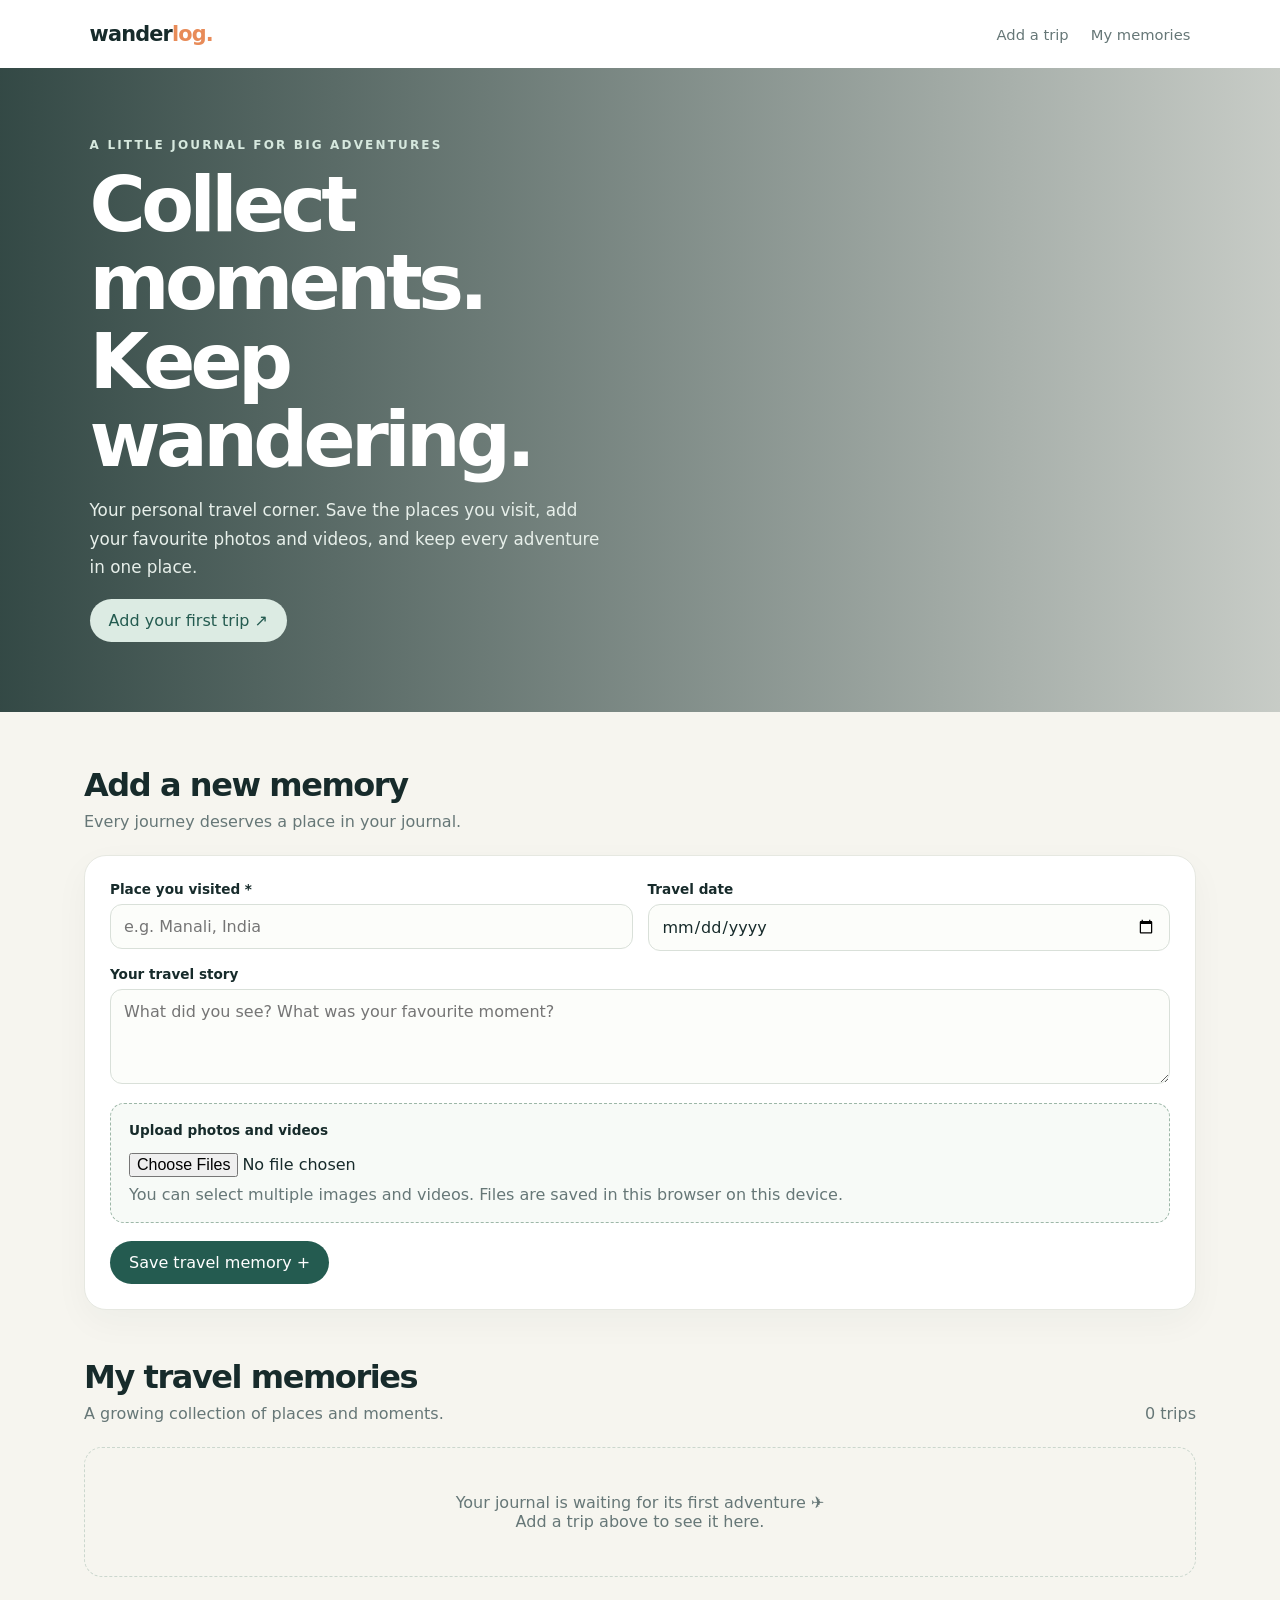
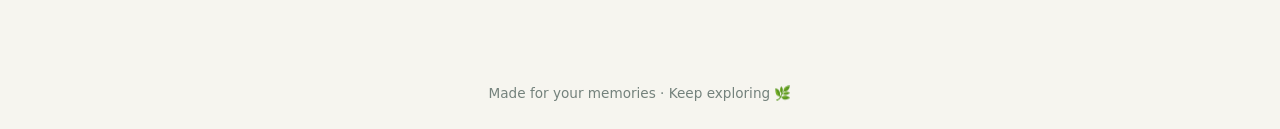
<file: public/assets/aistudio/wanderlog_travel_website__1__d5234e70.html>
<!DOCTYPE html>
<html lang="en">
<head>
<meta charset="UTF-8">
<meta name="viewport" content="width=device-width, initial-scale=1.0">
<title>Wanderlog — My Travel Journal</title>
<style>
:root{--ink:#172b2b;--muted:#667777;--cream:#f6f5ef;--green:#245b50;--mint:#dcebe3;--orange:#e88b58;--white:#fff}
*{box-sizing:border-box} body{margin:0;background:var(--cream);color:var(--ink);font-family:Inter,ui-sans-serif,system-ui,-apple-system,"Segoe UI",sans-serif}
header{padding:22px 7%;display:flex;justify-content:space-between;align-items:center;background:#fff}
.logo{font-weight:850;font-size:1.3rem;letter-spacing:-.04em}.logo span{color:var(--orange)}
nav{display:flex;gap:22px;color:var(--muted);font-size:.92rem}nav a{color:inherit;text-decoration:none}
.hero{min-height:390px;padding:70px 7%;display:flex;align-items:center;color:white;background:linear-gradient(90deg,rgba(12,38,35,.83),rgba(12,38,35,.2)),url('https://images.unsplash.com/photo-1476514525535-07fb3b4ae5f1?auto=format&fit=crop&w=1800&q=85') center/cover}
.hero-inner{max-width:650px}.eyebrow{text-transform:uppercase;letter-spacing:.18em;font-size:.75rem;font-weight:700;color:#d6e8de}
h1{font-size:clamp(2.7rem,6vw,5rem);line-height:1.02;letter-spacing:-.06em;margin:14px 0}.hero p{font-size:1.05rem;line-height:1.7;max-width:520px;color:#e7efea}
main{max-width:1160px;margin:auto;padding:54px 24px 80px}.section-head{display:flex;justify-content:space-between;align-items:end;gap:18px;margin-bottom:24px}
h2{font-size:2rem;letter-spacing:-.045em;margin:0 0 8px}.sub{color:var(--muted);margin:0}
.panel{background:white;border:1px solid #e6e8e1;border-radius:22px;padding:25px;margin-bottom:48px;box-shadow:0 12px 35px #1b39300a}
.form-grid{display:grid;grid-template-columns:repeat(2,minmax(0,1fr));gap:15px}
label{display:block;font-size:.85rem;font-weight:700;margin-bottom:7px}
input,textarea{width:100%;border:1px solid #d9e0d9;border-radius:12px;padding:12px 13px;font:inherit;background:#fcfdfa;color:var(--ink)}
textarea{min-height:95px;resize:vertical}.wide{grid-column:1/-1}
.upload{border:1.5px dashed #9db7a8;border-radius:14px;padding:18px;background:#f7faf7}
.upload input{border:0;padding:8px 0;background:transparent}
.btn{border:0;border-radius:999px;padding:12px 19px;background:var(--green);color:white;font-weight:750;cursor:pointer;font:inherit}
.btn:hover{filter:brightness(1.08)}.btn.secondary{background:var(--mint);color:var(--green)}
.actions{display:flex;gap:10px;align-items:center;flex-wrap:wrap;margin-top:18px}
#status{font-size:.88rem;color:var(--green)}
.trips{display:grid;grid-template-columns:repeat(3,minmax(0,1fr));gap:20px}
.card{background:#fff;border-radius:18px;overflow:hidden;border:1px solid #e6e8e1;box-shadow:0 8px 28px #1b39300a}
.media-grid{display:grid;grid-template-columns:repeat(2,1fr);gap:3px;background:#e8eee8;min-height:130px}
.media-grid img,.media-grid video{width:100%;height:150px;object-fit:cover;background:#dce5df}
.media-grid .single{grid-column:1/-1;height:220px}
.media-placeholder{grid-column:1/-1;height:170px;display:grid;place-items:center;color:#6b8175;font-size:2.4rem}
.card-body{padding:17px}.place{font-size:1.25rem;font-weight:800;letter-spacing:-.03em}.date{font-size:.8rem;color:#788782;margin:5px 0 11px}.story{font-size:.92rem;line-height:1.55;color:#52635d;white-space:pre-wrap}
.card-foot{display:flex;justify-content:space-between;align-items:center;margin-top:15px}.count{font-size:.78rem;color:#718078}
.delete{border:0;background:#fff0eb;color:#a64c32;border-radius:20px;padding:7px 11px;cursor:pointer;font-weight:700}
.empty{grid-column:1/-1;padding:45px 20px;text-align:center;border:1px dashed #cbd7ce;border-radius:18px;color:var(--muted)}
footer{text-align:center;padding:28px;color:#74827c;font-size:.85rem}
@media(max-width:850px){.trips{grid-template-columns:repeat(2,minmax(0,1fr))}}
@media(max-width:600px){header{padding:18px 5%}nav{gap:12px;font-size:.8rem}.hero{padding:55px 6%;min-height:340px}.form-grid,.trips{grid-template-columns:1fr}.section-head{align-items:start;flex-direction:column}main{padding:38px 16px 60px}.panel{padding:18px}}
</style>
</head>
<body>
<header>
  <div class="logo">wander<span>log.</span></div>
  <nav><a href="#add-trip">Add a trip</a><a href="#my-trips">My memories</a></nav>
</header>
<section class="hero">
  <div class="hero-inner">
    <div class="eyebrow">A little journal for big adventures</div>
    <h1>Collect moments.<br>Keep wandering.</h1>
    <p>Your personal travel corner. Save the places you visit, add your favourite photos and videos, and keep every adventure in one place.</p>
    <a href="#add-trip"><button class="btn secondary" type="button">Add your first trip ↗</button></a>
  </div>
</section>
<main>
  <section id="add-trip">
    <div class="section-head"><div><h2>Add a new memory</h2><p class="sub">Every journey deserves a place in your journal.</p></div></div>
    <form class="panel" id="tripForm">
      <div class="form-grid">
        <div><label for="place">Place you visited *</label><input id="place" required maxlength="70" placeholder="e.g. Manali, India"></div>
        <div><label for="date">Travel date</label><input id="date" type="date"></div>
        <div class="wide"><label for="story">Your travel story</label><textarea id="story" maxlength="1200" placeholder="What did you see? What was your favourite moment?"></textarea></div>
        <div class="wide upload"><label for="media">Upload photos and videos</label><input id="media" type="file" accept="image/*,video/*" multiple><div class="sub">You can select multiple images and videos. Files are saved in this browser on this device.</div></div>
      </div>
      <div class="actions"><button class="btn" type="submit">Save travel memory +</button><span id="status" role="status"></span></div>
    </form>
  </section>
  <section id="my-trips">
    <div class="section-head"><div><h2>My travel memories</h2><p class="sub">A growing collection of places and moments.</p></div><span id="tripCount" class="sub">0 trips</span></div>
    <div id="trips" class="trips"><div class="empty">Your journal is waiting for its first adventure ✈️<br>Add a trip above to see it here.</div></div>
  </section>
</main>
<footer>Made for your memories · Keep exploring 🌿</footer>
<script>
const DB_NAME = "wanderlog_memories";
const STORE = "trips";
let db;

function openDB(){
  return new Promise((resolve,reject)=>{
    const request=indexedDB.open(DB_NAME,1);
    request.onupgradeneeded=()=>request.result.createObjectStore(STORE,{keyPath:"id",autoIncrement:true});
    request.onsuccess=()=>resolve(request.result);
    request.onerror=()=>reject(request.error);
  });
}
function allTrips(){
  return new Promise((resolve,reject)=>{
    const request=db.transaction(STORE,"readonly").objectStore(STORE).getAll();
    request.onsuccess=()=>resolve(request.result.sort((a,b)=>b.created-a.created));
    request.onerror=()=>reject(request.error);
  });
}
function saveTrip(trip){
  return new Promise((resolve,reject)=>{
    const request=db.transaction(STORE,"readwrite").objectStore(STORE).add(trip);
    request.onsuccess=()=>resolve();request.onerror=()=>reject(request.error);
  });
}
function removeTrip(id){
  return new Promise((resolve,reject)=>{
    const request=db.transaction(STORE,"readwrite").objectStore(STORE).delete(id);
    request.onsuccess=()=>resolve();request.onerror=()=>reject(request.error);
  });
}
function escapeHTML(value){
  return String(value).replace(/[&<>"']/g,c=>({"&":"&amp;","<":"&lt;",">":"&gt;",'"':"&quot;","'":"&#39;"}[c]));
}
function formatDate(value){
  if(!value)return "Date not added";
  return new Date(value+"T12:00:00").toLocaleDateString(undefined,{day:"numeric",month:"long",year:"numeric"});
}
async function render(){
  const trips=await allTrips();
  document.getElementById("tripCount").textContent=trips.length+" "+(trips.length===1?"trip":"trips");
  const root=document.getElementById("trips");
  if(!trips.length){root.innerHTML='<div class="empty">Your journal is waiting for its first adventure ✈️<br>Add a trip above to see it here.</div>';return;}
  root.innerHTML="";
  for(const trip of trips){
    const card=document.createElement("article");card.className="card";
    const media=document.createElement("div");media.className="media-grid";
    if(trip.files.length){
      trip.files.slice(0,4).forEach((file,index)=>{
        const url=URL.createObjectURL(file.blob);
        let el;
        if(file.type.startsWith("video/")){el=document.createElement("video");el.controls=true;el.preload="metadata";}
        else{el=document.createElement("img");el.alt="Travel photo from "+trip.place;el.loading="lazy";}
        el.src=url;if(trip.files.length===1)el.classList.add("single");media.appendChild(el);
      });
    }else{const placeholder=document.createElement("div");placeholder.className="media-placeholder";placeholder.textContent="✈";media.appendChild(placeholder);}
    const body=document.createElement("div");body.className="card-body";
    body.innerHTML=`<div class="place">${escapeHTML(trip.place)}</div><div class="date">${escapeHTML(formatDate(trip.date))}</div><div class="story">${escapeHTML(trip.story||"A new adventure added to the journal.")}</div><div class="card-foot"><span class="count">${trip.files.length} media file${trip.files.length===1?"":"s"}</span><button class="delete" type="button">Delete</button></div>`;
    body.querySelector(".delete").addEventListener("click",async()=>{if(confirm("Delete this travel memory?")){await removeTrip(trip.id);render();}});
    card.append(media,body);root.appendChild(card);
  }
}
document.getElementById("tripForm").addEventListener("submit",async event=>{
  event.preventDefault();
  const place=document.getElementById("place").value.trim();
  const files=[...document.getElementById("media").files];
  const status=document.getElementById("status");
  if(!place)return;
  try{
    status.textContent="Saving…";
    await saveTrip({place,date:document.getElementById("date").value,story:document.getElementById("story").value.trim(),files:files.map(file=>({name:file.name,type:file.type,blob:file})),created:Date.now()});
    event.target.reset();status.textContent="Memory saved!";
    await render();
  }catch(error){console.error(error);status.textContent="Could not save. Your browser storage may be full.";}
});
(async()=>{try{db=await openDB();await render();}catch(error){console.error(error);document.getElementById("status").textContent="This browser does not support local storage for this journal.";}})();
</script>
</body>
</html>
</file>
